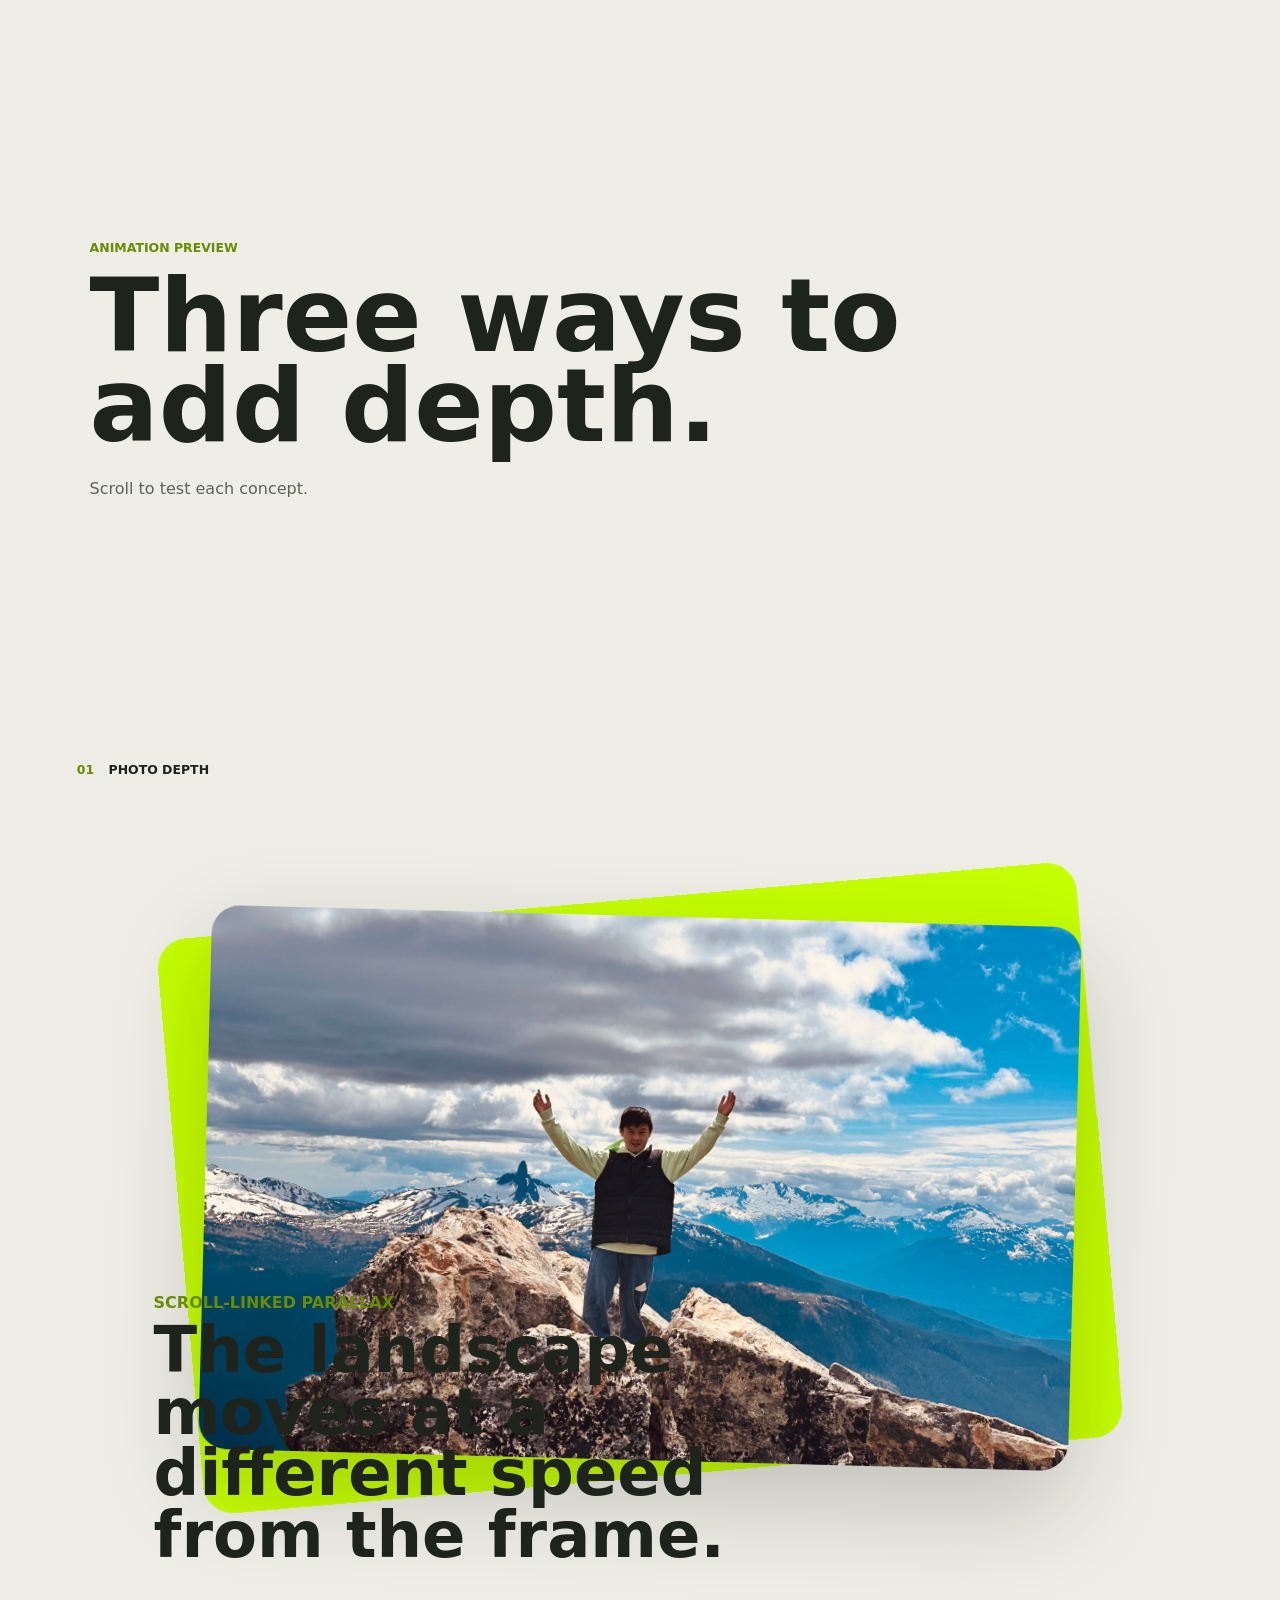
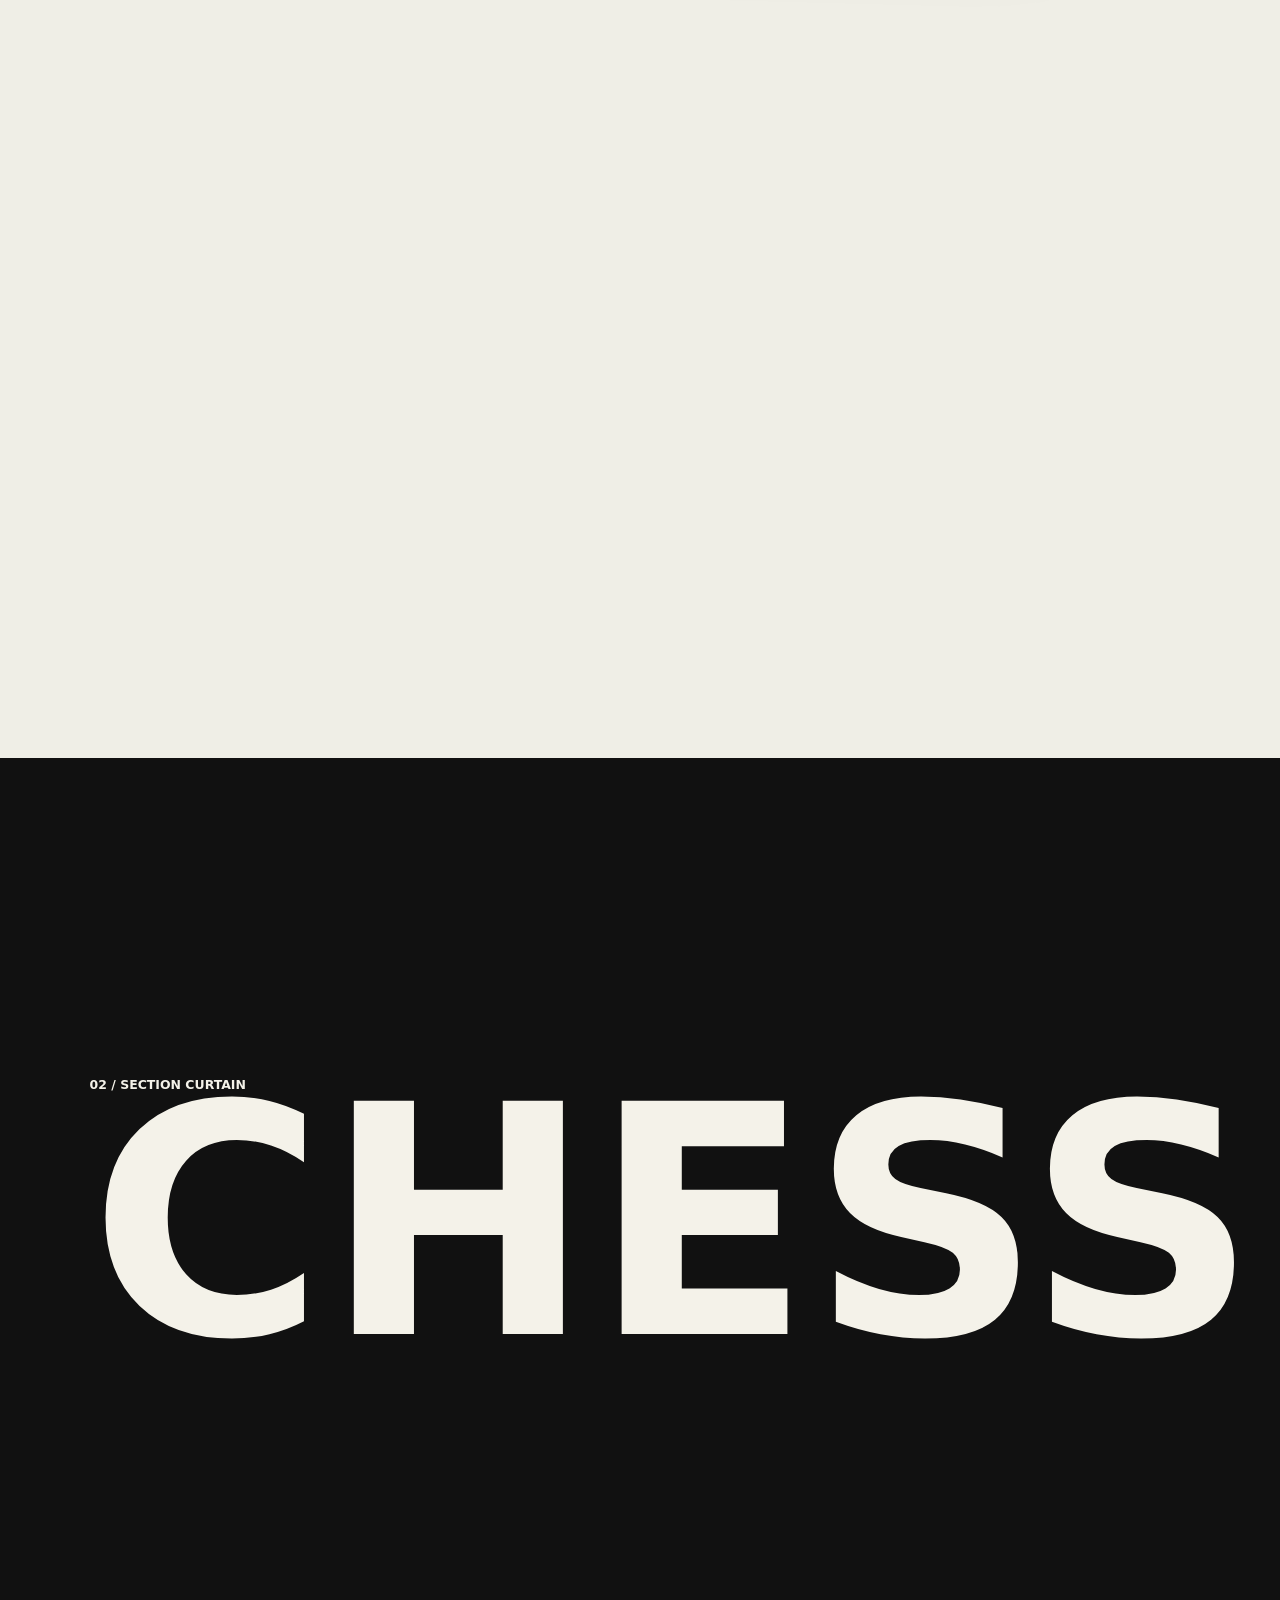
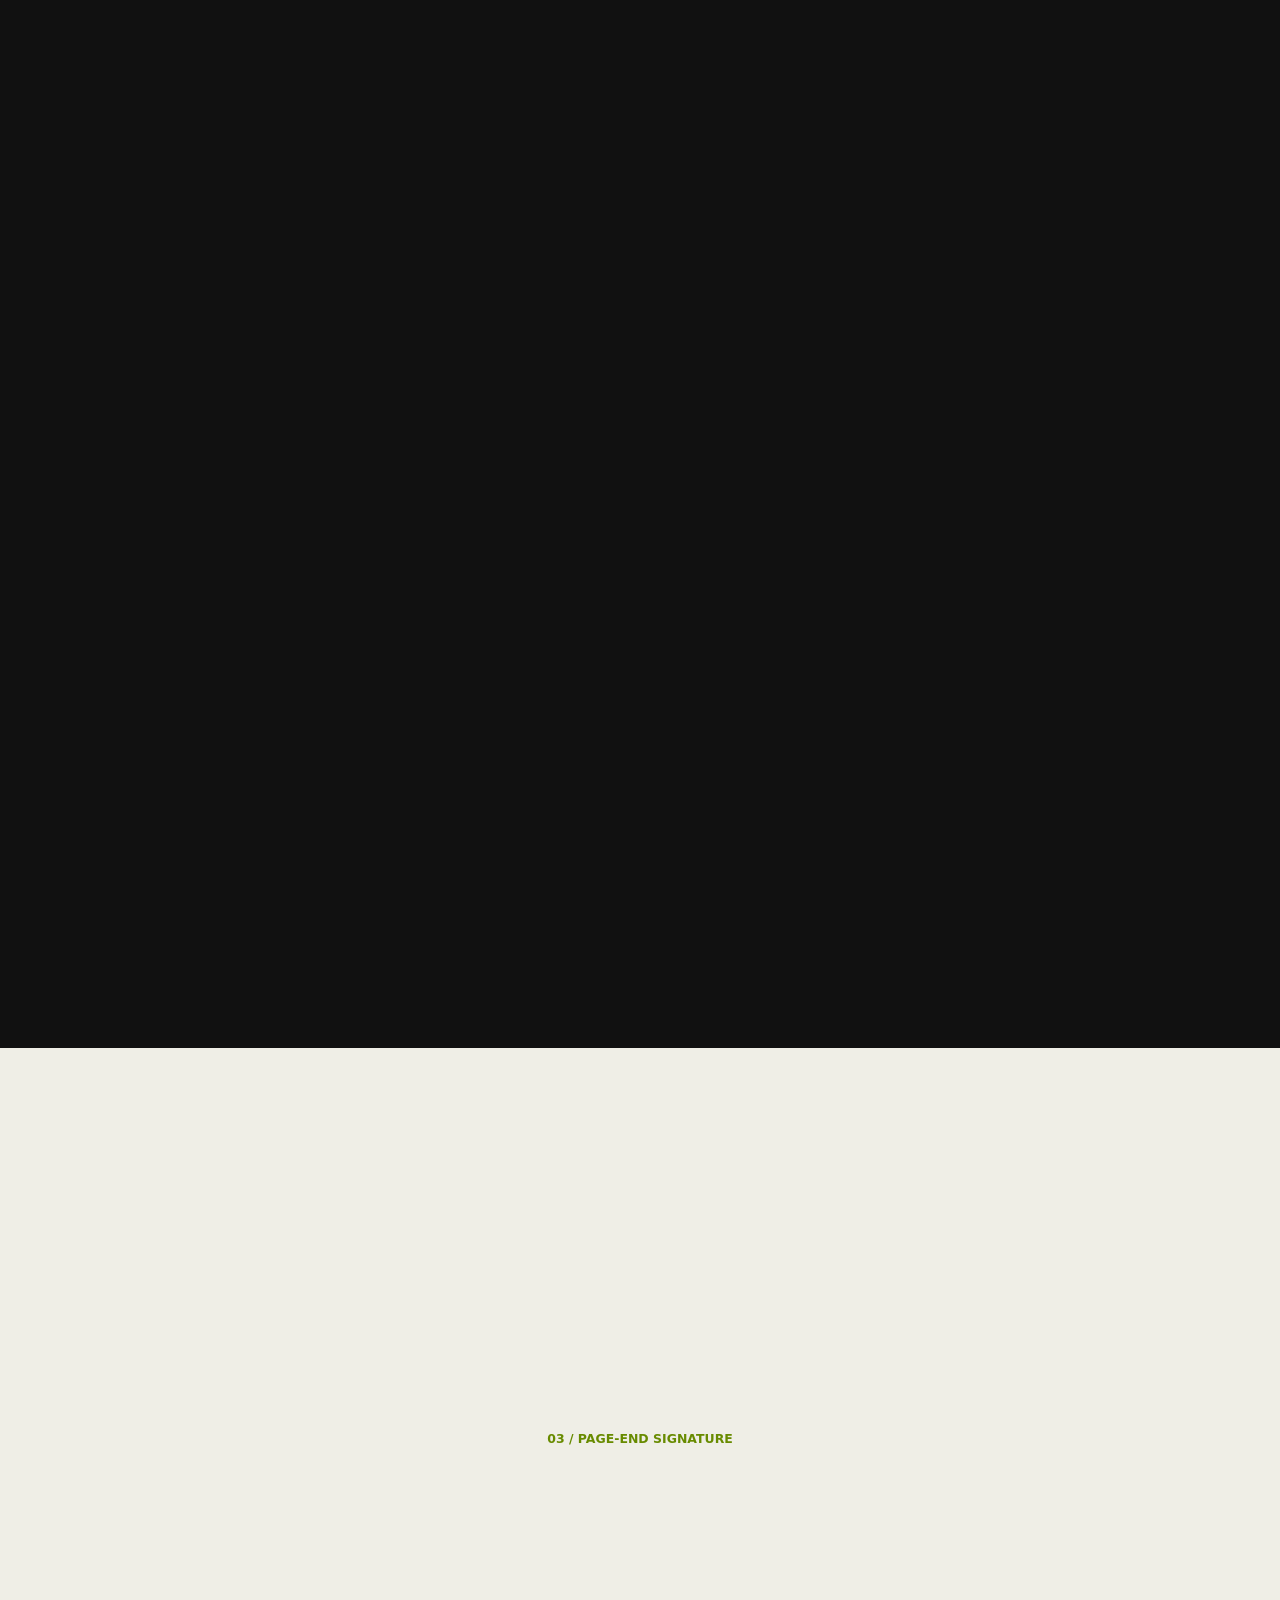
<file: animation-preview.html>
<!doctype html>
<html lang="en">
  <head>
    <meta charset="UTF-8" />
    <meta name="viewport" content="width=device-width, initial-scale=1.0" />
    <title>Jiacai Song | Animation Preview</title>
    <link rel="stylesheet" href="animation-preview.css" />
  </head>
  <body>
    <header class="preview-intro">
      <p>Animation preview</p>
      <h1>Three ways to add depth.</h1>
      <span>Scroll to test each concept.</span>
    </header>

    <main>
      <section class="depth-demo demo" data-demo="depth">
        <div class="demo-label"><span>01</span> Photo depth</div>
        <div class="depth-stage">
          <div class="depth-plane" aria-hidden="true"></div>
          <div class="depth-photo">
            <img src="assets/hero-mountain.jpeg" alt="Jiacai standing on a mountain" />
          </div>
          <div class="depth-copy">
            <p>Scroll-linked parallax</p>
            <h2>The landscape moves at a different speed from the frame.</h2>
          </div>
        </div>
      </section>

      <section class="curtain-demo demo" data-demo="curtain">
        <div class="curtain-sticky">
          <article class="curtain-panel curtain-dark">
            <span>02 / Section curtain</span>
            <h2>CHESS</h2>
          </article>
          <article class="curtain-panel curtain-lime">
            <span>Next chapter</span>
            <h2>BUILD</h2>
            <p>The next section physically covers the previous chapter while scrolling.</p>
          </article>
        </div>
      </section>

      <section class="signature-demo demo" data-demo="signature">
        <div class="signature-inner">
          <p>03 / Page-end signature</p>
          <div class="signature" aria-label="JCS">JCS</div>
          <a href="mailto:jiacai.song.qc@gmail.com">jiacai.song.qc@gmail.com</a>
        </div>
      </section>
    </main>

    <script src="animation-preview.js"></script>
  </body>
</html>
</file>
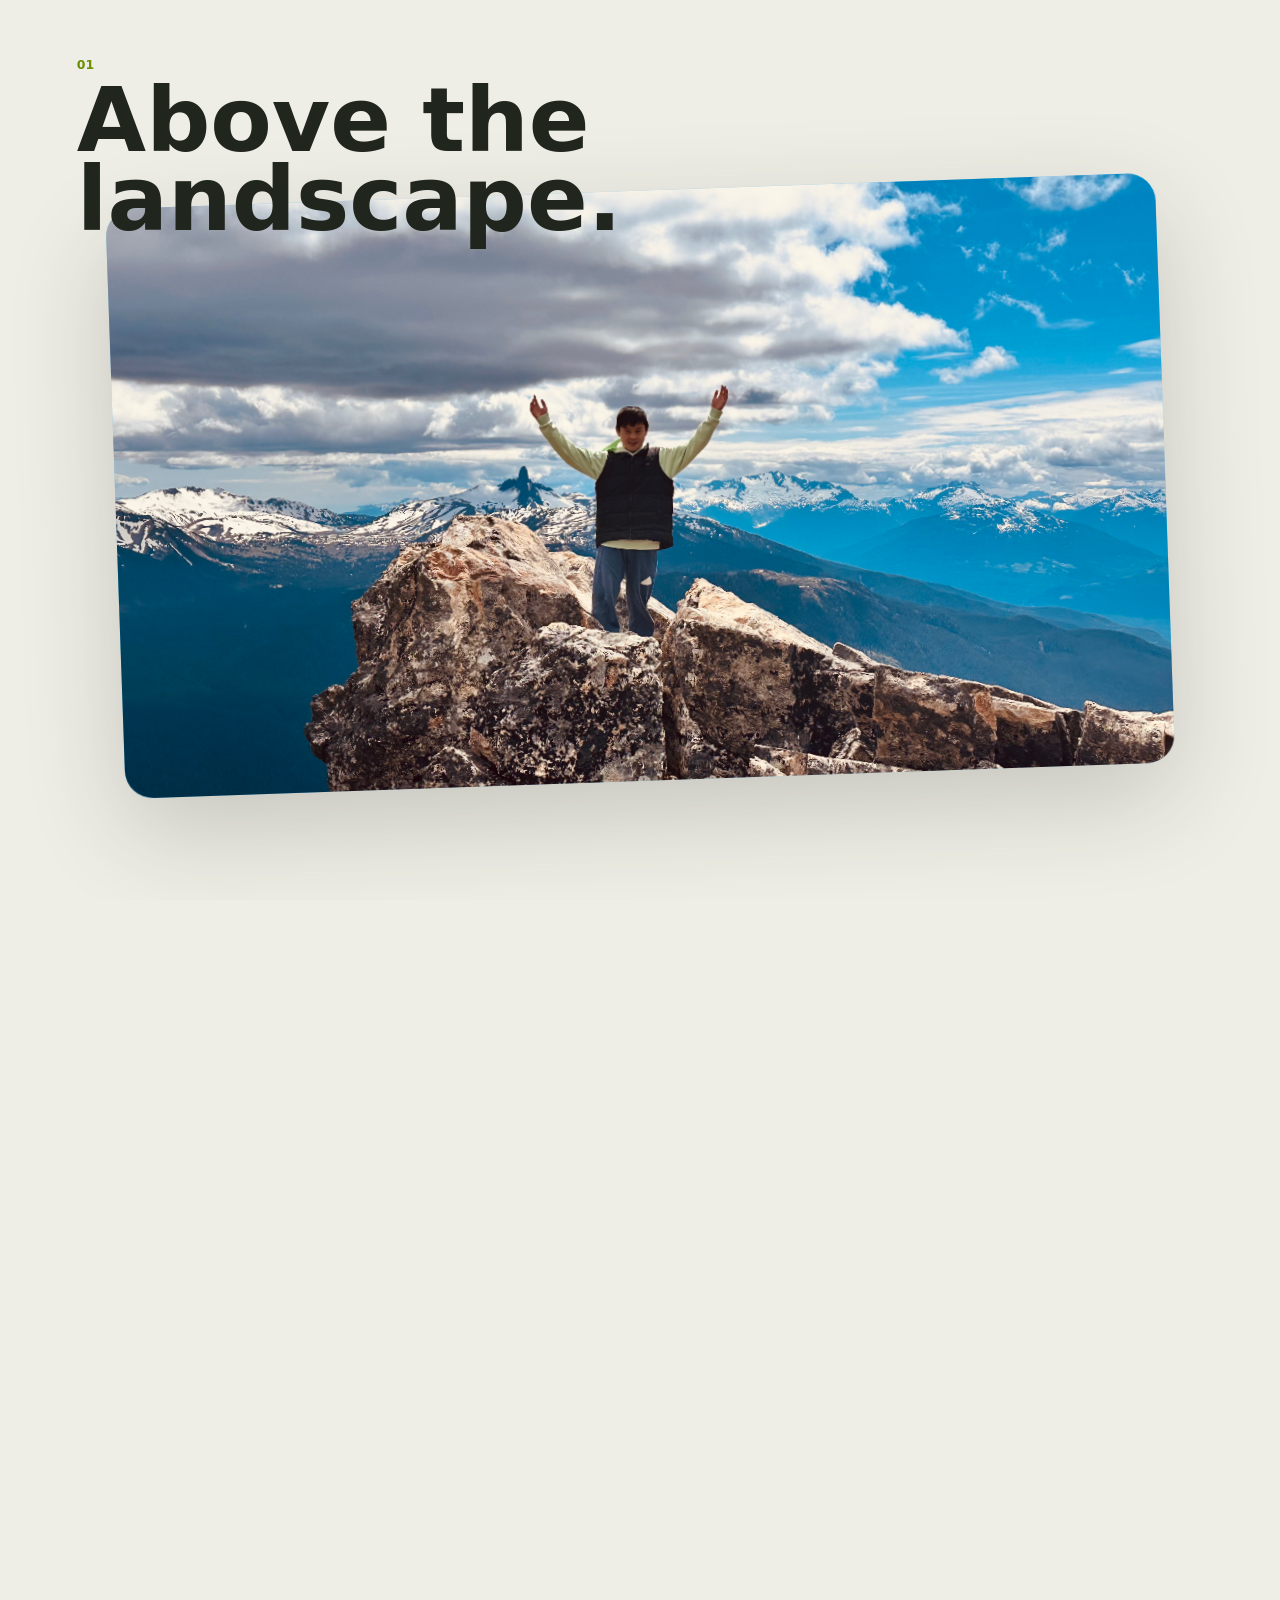
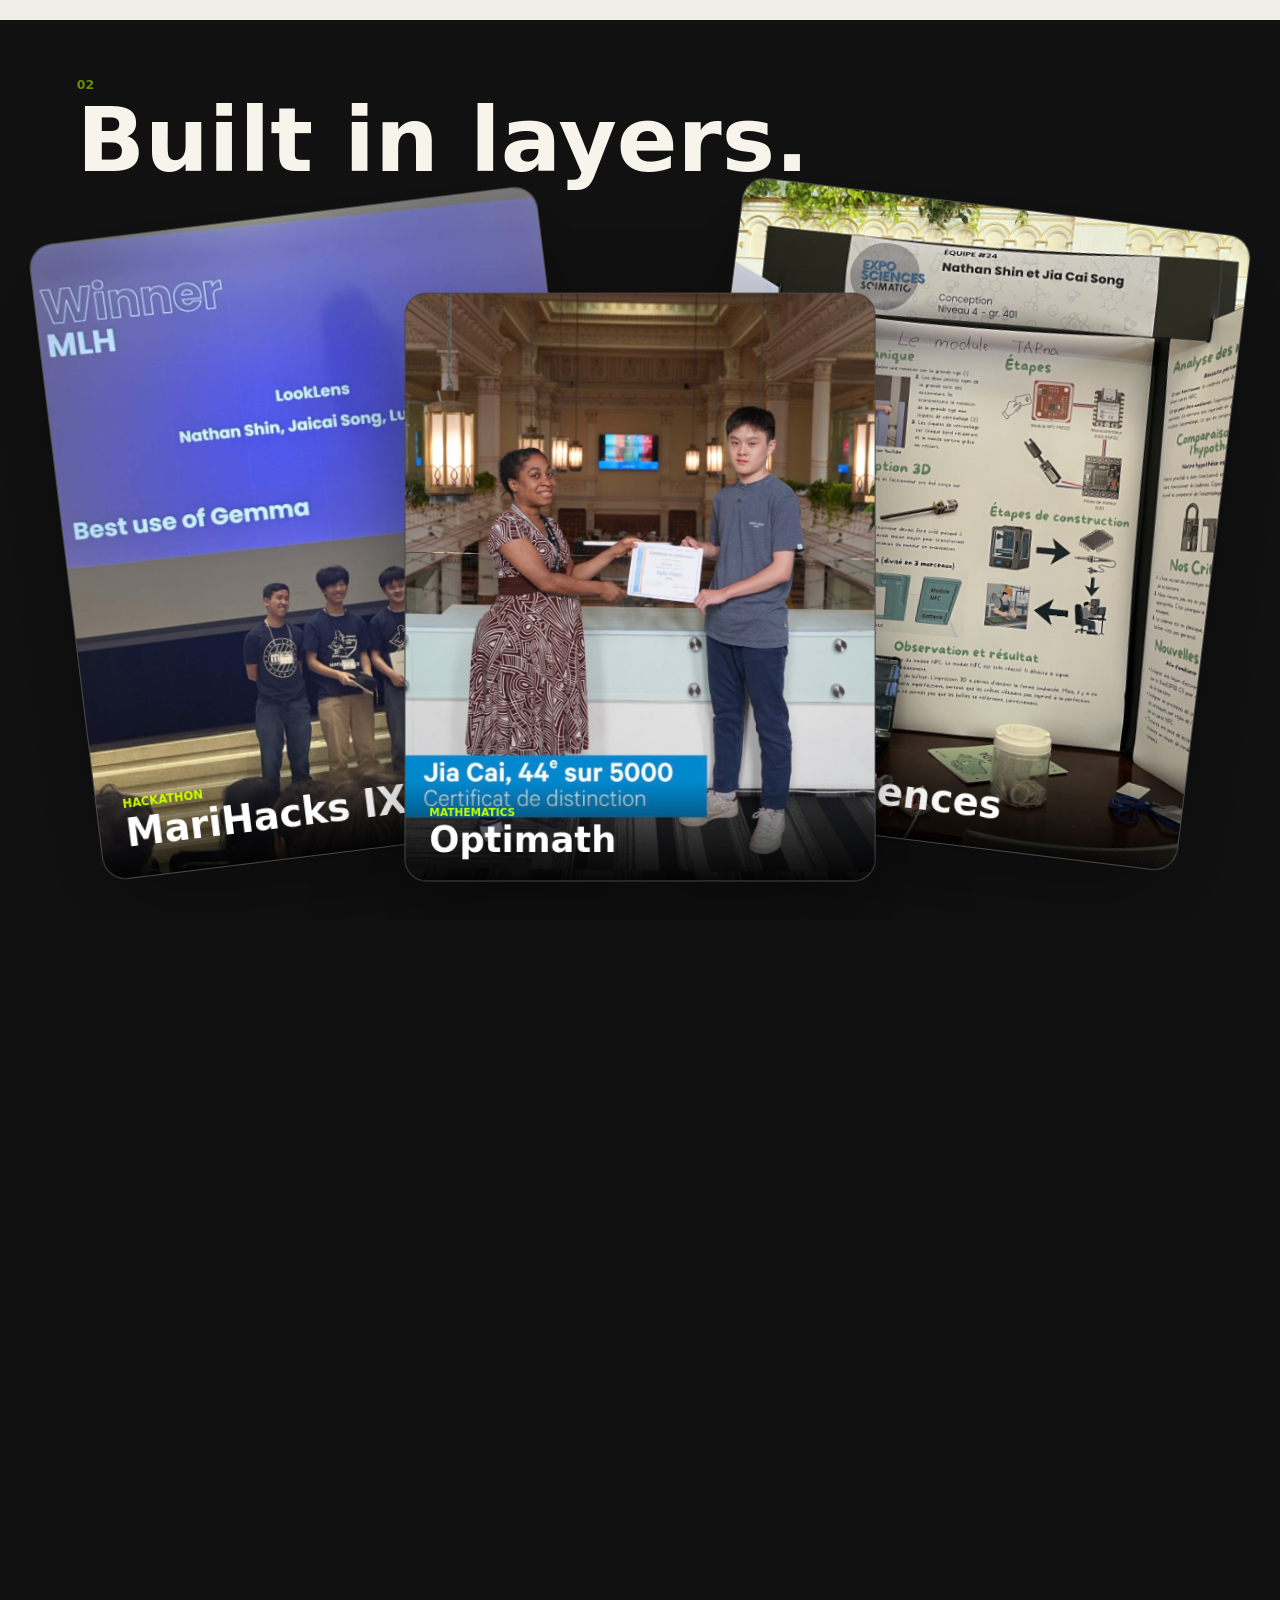
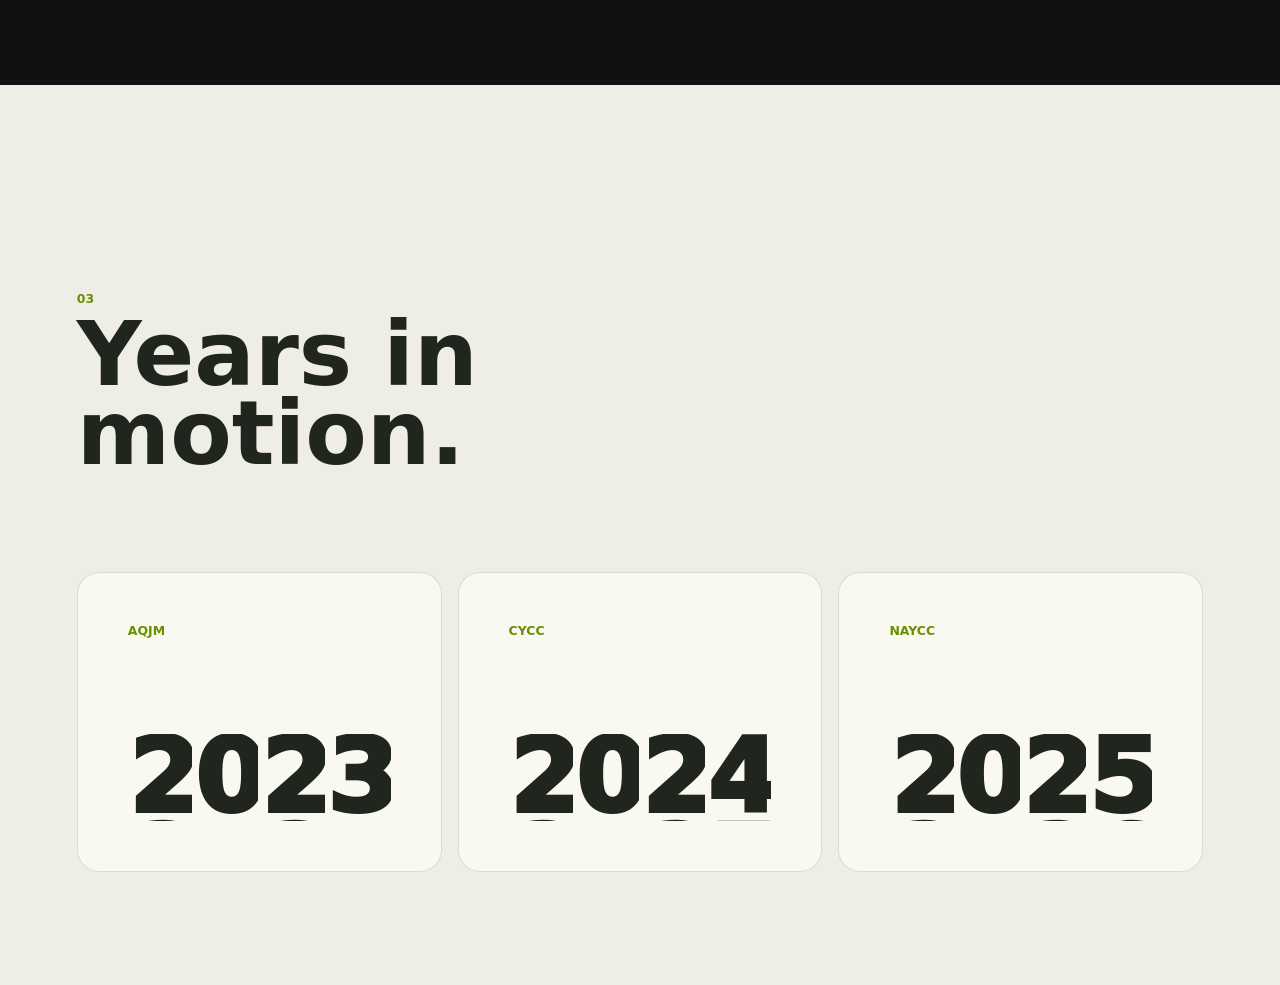
<file: immersive-preview.html>
<!doctype html>
<html lang="en">
  <head>
    <meta charset="UTF-8" />
    <meta name="viewport" content="width=device-width, initial-scale=1.0" />
    <title>Jiacai Song | Immersive Concepts</title>
    <link rel="stylesheet" href="immersive-preview.css" />
  </head>
  <body>
    <main>
      <section class="cloud-study preview-section">
        <div class="cloud-stage">
          <div class="preview-heading light-heading">
            <span>01</span>
            <h1>Above the landscape.</h1>
          </div>
          <div class="mountain-frame">
            <div class="mountain-layer mountain-sky" aria-hidden="true"></div>
            <div class="mountain-layer mountain-land" aria-hidden="true"></div>
          </div>
        </div>
      </section>

      <section class="project-depth preview-section">
        <div class="project-stage">
          <div class="preview-heading dark-heading">
            <span>02</span>
            <h2>Built in layers.</h2>
          </div>
          <div class="depth-stack">
            <article class="depth-card depth-card-one">
              <img src="assets/marihacks-ix-gemma.jpg" alt="MariHacks winners" />
              <div><span>Hackathon</span><strong>MariHacks IX</strong></div>
            </article>
            <article class="depth-card depth-card-two">
              <img src="assets/optimath-finalist.jpg" alt="Optimath finalist certificate" />
              <div><span>Mathematics</span><strong>Optimath</strong></div>
            </article>
            <article class="depth-card depth-card-three">
              <img src="assets/expo-sciences.jpg" alt="Expo-sciences project" />
              <div><span>Science</span><strong>Expo-sciences</strong></div>
            </article>
          </div>
        </div>
      </section>

      <section class="counter-study preview-section">
        <div class="counter-inner">
          <div class="preview-heading light-heading">
            <span>03</span>
            <h2>Years in motion.</h2>
          </div>
          <div class="counter-grid">
            <article class="counter-card" data-year="2023">
              <p>AQJM</p>
              <div class="counter-year" aria-label="2023"></div>
            </article>
            <article class="counter-card" data-year="2024">
              <p>CYCC</p>
              <div class="counter-year" aria-label="2024"></div>
            </article>
            <article class="counter-card" data-year="2025">
              <p>NAYCC</p>
              <div class="counter-year" aria-label="2025"></div>
            </article>
          </div>
        </div>
      </section>
    </main>
    <script src="immersive-preview.js"></script>
  </body>
</html>
</file>
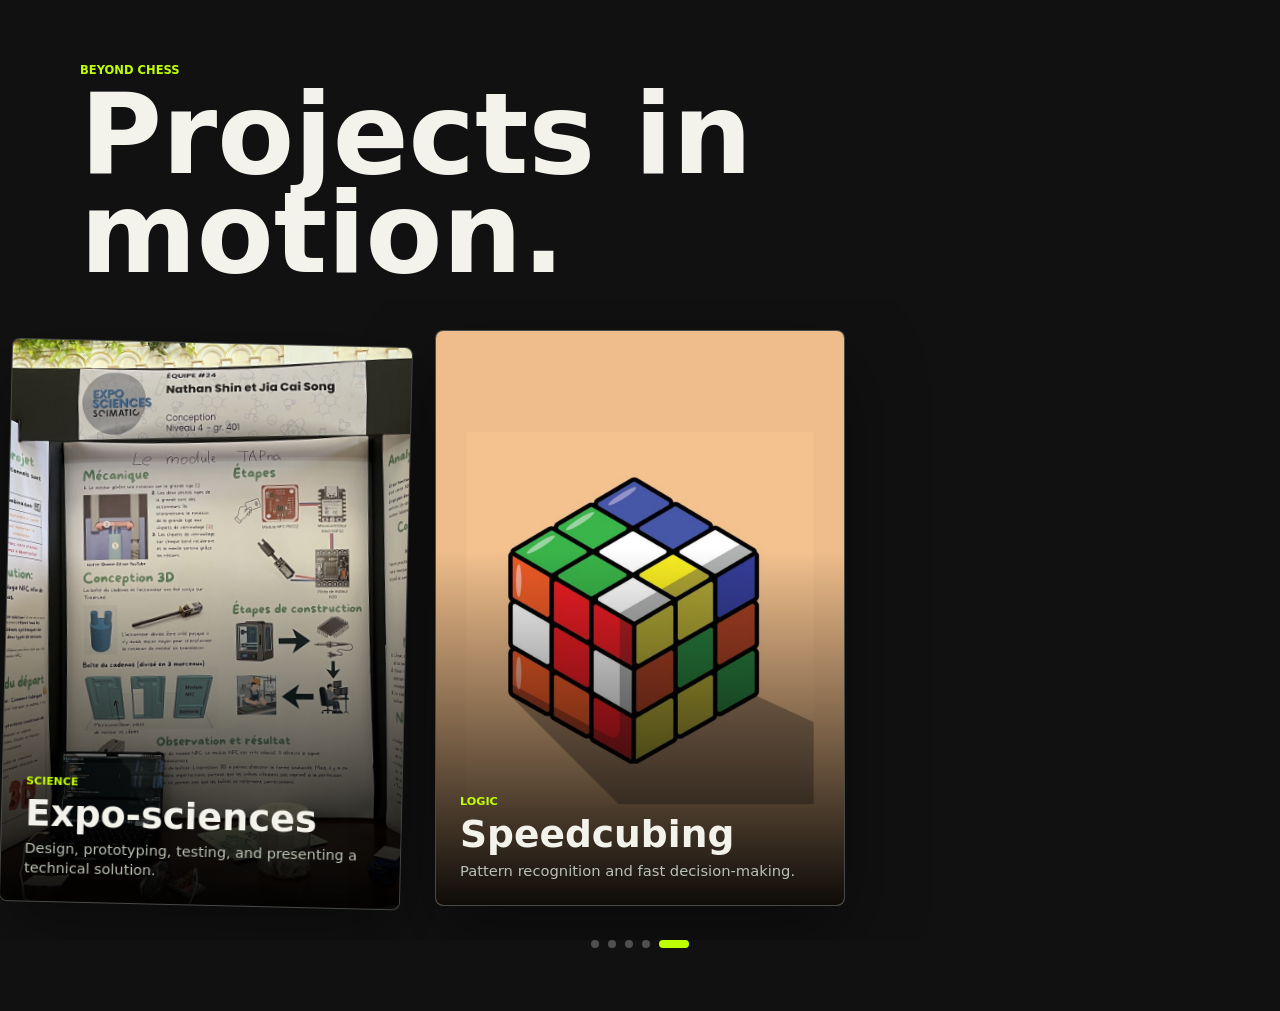
<file: mobile-project-preview.html>
<!doctype html>
<html lang="en">
  <head>
    <meta charset="UTF-8" />
    <meta name="viewport" content="width=device-width, initial-scale=1.0" />
    <title>Mobile Project Cards Preview</title>
    <link rel="stylesheet" href="mobile-project-preview.css" />
  </head>
  <body>
    <main>
      <header class="preview-heading">
        <p>Beyond chess</p>
        <h1>Projects in motion.</h1>
      </header>

      <section class="drag-viewport" aria-label="Project carousel">
        <div class="drag-track">
          <article class="drag-card">
            <img src="assets/dragon-boat.jpg" alt="Dragon boat competition" draggable="false" />
            <div class="card-copy">
              <span>Dragon Boat</span>
              <h2>Montreal competitions</h2>
              <p>Finished 2nd and 3rd in competitions.</p>
            </div>
          </article>

          <article class="drag-card">
            <img src="assets/optimath-finalist.jpg" alt="Optimath finalist certificate" draggable="false" />
            <div class="card-copy">
              <span>Mathematics</span>
              <h2>Math contest finalist</h2>
              <p>AQJM finalist from 2023 to 2025 and Optimath finalist in 2025.</p>
            </div>
          </article>

          <article class="drag-card">
            <img src="assets/marihacks-ix-gemma.jpg" alt="MariHacks IX winners" draggable="false" />
            <div class="card-copy">
              <span>Hackathon</span>
              <h2>MariHacks IX</h2>
              <p>Winner: Best Use of Google Gemma.</p>
            </div>
          </article>

          <article class="drag-card">
            <img src="assets/expo-sciences.jpg" alt="Expo-sciences project" draggable="false" />
            <div class="card-copy">
              <span>Science</span>
              <h2>Expo-sciences</h2>
              <p>Design, prototyping, testing, and presenting a technical solution.</p>
            </div>
          </article>

          <article class="drag-card drag-card-cube">
            <img src="assets/speedcubing-cube.png" alt="Illustrated Rubik's Cube" draggable="false" />
            <div class="card-copy">
              <span>Logic</span>
              <h2>Speedcubing</h2>
              <p>Pattern recognition and fast decision-making.</p>
            </div>
          </article>
        </div>
      </section>

      <nav class="snap-dots" aria-label="Choose a project"></nav>
    </main>
    <script src="mobile-project-preview.js"></script>
  </body>
</html>
</file>
<file: animation-preview.css>
:root {
  --paper: #efeee6;
  --ink: #1e241c;
  --lime: #c6ff00;
  --dark: #111111;
}

* {
  box-sizing: border-box;
}

html {
  scroll-behavior: smooth;
}

body {
  margin: 0;
  overflow-x: hidden;
  background: var(--paper);
  color: var(--ink);
  font-family: Inter, ui-sans-serif, system-ui, -apple-system, BlinkMacSystemFont, "Segoe UI", sans-serif;
}

.preview-intro {
  min-height: 82svh;
  display: grid;
  align-content: center;
  padding: clamp(24px, 7vw, 110px);
}

.preview-intro p,
.demo-label,
.signature-inner > p,
.curtain-panel span {
  margin: 0 0 16px;
  font-size: 0.78rem;
  font-weight: 900;
  text-transform: uppercase;
  letter-spacing: 0;
}

.preview-intro p,
.demo-label span,
.signature-inner > p {
  color: #688b00;
}

.preview-intro h1 {
  max-width: 850px;
  margin: 0;
  font-size: clamp(3.3rem, 8vw, 8.5rem);
  line-height: 0.88;
  letter-spacing: 0;
}

.preview-intro > span {
  margin-top: 28px;
  color: #5a6554;
}

.demo {
  position: relative;
}

.depth-demo {
  min-height: 180svh;
  padding: 0 clamp(18px, 4vw, 60px);
}

.demo-label {
  position: absolute;
  z-index: 5;
  top: 24px;
  left: clamp(24px, 6vw, 96px);
}

.demo-label span {
  margin-right: 10px;
}

.depth-stage {
  position: sticky;
  top: 0;
  min-height: 100svh;
  display: grid;
  place-items: center;
  overflow: hidden;
}

.depth-plane,
.depth-photo {
  position: absolute;
  width: min(68vw, 900px);
  aspect-ratio: 16 / 10;
  border-radius: 28px;
  transform-origin: center;
  will-change: transform;
}

.depth-plane {
  background: var(--lime);
  transform: translate3d(calc(var(--depth, 0) * -4vw), calc(var(--depth, 0) * 3vh), 0) rotate(-5deg) scale(1.06);
}

.depth-photo {
  overflow: hidden;
  box-shadow: 0 38px 100px rgba(27, 34, 23, 0.22);
  transform: translate3d(calc(var(--depth, 0) * 3vw), calc(var(--depth, 0) * -2vh), 0) rotate(1.5deg);
}

.depth-photo img {
  width: 100%;
  height: 100%;
  object-fit: cover;
  transform: translate3d(calc(var(--depth, 0) * -3%), calc(var(--depth, 0) * 5%), 0) scale(1.16);
  will-change: transform;
}

.depth-copy {
  position: absolute;
  z-index: 3;
  left: clamp(24px, 8vw, 140px);
  bottom: clamp(36px, 8vh, 100px);
  max-width: min(650px, 78vw);
  transform: translateY(calc(var(--depth, 0) * -24px));
}

.depth-copy p {
  margin: 0 0 8px;
  color: #688b00;
  font-weight: 900;
  text-transform: uppercase;
}

.depth-copy h2 {
  margin: 0;
  font-size: clamp(2.1rem, 5vw, 5rem);
  line-height: 0.96;
  letter-spacing: 0;
}

.curtain-demo {
  min-height: 210svh;
  background: var(--dark);
}

.curtain-sticky {
  position: sticky;
  top: 0;
  height: 100svh;
  overflow: hidden;
}

.curtain-panel {
  position: absolute;
  inset: 0;
  display: grid;
  align-content: center;
  padding: clamp(24px, 7vw, 110px);
}

.curtain-panel h2 {
  margin: 0;
  font-size: clamp(7rem, 25vw, 28rem);
  line-height: 0.72;
  letter-spacing: 0;
}

.curtain-dark {
  background: var(--dark);
  color: #f4f2e9;
}

.curtain-lime {
  background: var(--lime);
  color: var(--ink);
  transform: translateY(calc((1 - var(--curtain, 0)) * 100%));
  will-change: transform;
}

.curtain-lime p {
  max-width: 540px;
  margin: 28px 0 0;
  font-size: clamp(1rem, 2vw, 1.35rem);
}

.signature-demo {
  min-height: 130svh;
  display: grid;
  place-items: center;
  overflow: hidden;
  background: var(--paper);
}

.signature-inner {
  width: min(1100px, calc(100% - 40px));
  text-align: center;
}

.signature {
  position: relative;
  display: inline-block;
  color: transparent;
  font-size: clamp(9rem, 32vw, 31rem);
  font-weight: 950;
  line-height: 0.76;
  letter-spacing: 0;
  -webkit-text-stroke: 2px var(--ink);
  clip-path: inset(0 calc((1 - var(--signature, 0)) * 100%) 0 0);
  transform: scale(calc(0.88 + var(--signature, 0) * 0.12));
  transform-origin: center;
  will-change: clip-path, transform;
}

.signature::after {
  content: "";
  position: absolute;
  left: 2%;
  right: 2%;
  bottom: -0.08em;
  height: 0.045em;
  background: var(--lime);
  transform: scaleX(var(--signature, 0));
  transform-origin: left;
}

.signature-inner a {
  display: block;
  width: fit-content;
  margin: 42px auto 0;
  color: inherit;
  font-weight: 800;
  text-decoration-thickness: 2px;
  text-underline-offset: 6px;
  opacity: var(--signature, 0);
  transform: translateY(calc((1 - var(--signature, 0)) * 18px));
}

@media (max-width: 700px) {
  .preview-intro {
    min-height: 76svh;
  }

  .depth-plane,
  .depth-photo {
    width: 88vw;
    border-radius: 20px;
  }

  .depth-copy {
    left: 24px;
    bottom: 52px;
  }

  .curtain-panel h2 {
    font-size: clamp(6rem, 31vw, 11rem);
  }

  .signature {
    font-size: clamp(8rem, 42vw, 13rem);
    -webkit-text-stroke-width: 1.5px;
  }
}

@media (prefers-reduced-motion: reduce) {
  html {
    scroll-behavior: auto;
  }
}
</file>
<file: immersive-preview.css>
:root {
  --paper: #efeee6;
  --ink: #20251d;
  --dark: #111111;
  --lime: #c6ff00;
}

* {
  box-sizing: border-box;
}

body {
  margin: 0;
  overflow-x: hidden;
  background: var(--paper);
  color: var(--ink);
  font-family: Inter, ui-sans-serif, system-ui, -apple-system, BlinkMacSystemFont, "Segoe UI", sans-serif;
}

.preview-section {
  position: relative;
}

.preview-heading {
  position: absolute;
  z-index: 5;
  top: clamp(28px, 6vh, 72px);
  left: clamp(22px, 6vw, 96px);
}

.preview-heading span {
  color: #6a8f00;
  font-size: 0.78rem;
  font-weight: 900;
}

.preview-heading h1,
.preview-heading h2 {
  max-width: 760px;
  margin: 8px 0 0;
  font-size: clamp(3rem, 7vw, 7.5rem);
  line-height: 0.88;
  letter-spacing: 0;
}

.cloud-study {
  min-height: 180svh;
}

.cloud-stage,
.project-stage {
  position: sticky;
  top: 0;
  min-height: 100svh;
  overflow: hidden;
}

.mountain-frame {
  position: absolute;
  left: 50%;
  top: 54%;
  width: min(82vw, 1180px);
  aspect-ratio: 16 / 9;
  overflow: hidden;
  border-radius: 28px;
  background: #8dc9e7;
  box-shadow: 0 34px 100px rgba(32, 37, 29, 0.2);
  transform: translate(-50%, -50%) rotate(calc(-2deg + var(--cloud-progress, 0) * 2deg));
}

.mountain-layer {
  position: absolute;
  inset: 0;
  background-image: url("assets/hero-mountain.jpeg");
  background-size: cover;
  background-position: center;
  will-change: transform;
}

.mountain-sky {
  clip-path: inset(0 0 43% 0);
  transform: translate3d(calc(var(--cloud-progress, 0) * 3.2%), 0, 0) scale(1.05);
}

.mountain-land {
  clip-path: inset(52% 0 0 0);
  transform: translate3d(0, calc(var(--cloud-progress, 0) * -2.2%), 0) scale(1.03);
}

.project-depth {
  min-height: 185svh;
  background: var(--dark);
}

.dark-heading {
  color: #f6f4eb;
}

.depth-stack {
  position: absolute;
  inset: 0;
  display: grid;
  place-items: center;
}

.depth-card {
  position: absolute;
  width: min(40vw, 540px);
  aspect-ratio: 4 / 5;
  overflow: hidden;
  border: 1px solid rgba(255, 255, 255, 0.18);
  border-radius: 24px;
  background: #222;
  box-shadow: 0 40px 100px rgba(0, 0, 0, 0.38);
  will-change: transform;
}

.depth-card img {
  width: 100%;
  height: 100%;
  object-fit: cover;
}

.depth-card > div {
  position: absolute;
  inset: auto 0 0;
  padding: 26px;
  color: white;
  background: linear-gradient(transparent, rgba(0, 0, 0, 0.9));
}

.depth-card span {
  display: block;
  color: var(--lime);
  font-size: 0.72rem;
  font-weight: 900;
  text-transform: uppercase;
}

.depth-card strong {
  display: block;
  margin-top: 5px;
  font-size: clamp(1.6rem, 3vw, 3.3rem);
  line-height: 0.95;
}

.depth-card-one {
  transform: translate3d(calc(-25vw + var(--depth-progress, 0) * 8vw), calc(7vh - var(--depth-progress, 0) * 9vh), 0) rotate(-7deg);
}

.depth-card-two {
  z-index: 2;
  transform: translate3d(0, calc(13vh - var(--depth-progress, 0) * 18vh), 0) scale(calc(0.92 + var(--depth-progress, 0) * 0.08));
}

.depth-card-three {
  transform: translate3d(calc(25vw - var(--depth-progress, 0) * 8vw), calc(6vh - var(--depth-progress, 0) * 5vh), 0) rotate(7deg);
}

.counter-study {
  min-height: 100svh;
  display: grid;
  place-items: center;
  padding: 170px clamp(20px, 6vw, 90px) 80px;
}

.counter-inner {
  width: min(1280px, 100%);
}

.counter-study .preview-heading {
  position: static;
  margin-bottom: clamp(48px, 8vw, 100px);
}

.counter-grid {
  display: grid;
  grid-template-columns: repeat(3, 1fr);
  gap: 16px;
}

.counter-card {
  min-height: 300px;
  display: flex;
  flex-direction: column;
  justify-content: space-between;
  padding: clamp(24px, 4vw, 50px);
  border: 1px solid rgba(32, 37, 29, 0.14);
  border-radius: 22px;
  overflow: hidden;
  background: rgba(255, 255, 247, 0.65);
}

.counter-card p {
  margin: 0;
  color: #6a8f00;
  font-size: 0.78rem;
  font-weight: 900;
  text-transform: uppercase;
}

.counter-year {
  display: flex;
  gap: 0.015em;
  height: 0.85em;
  overflow: hidden;
  font-size: clamp(4.5rem, 8vw, 9rem);
  font-weight: 950;
  line-height: 0.85;
}

.digit-reel {
  display: block;
  height: 0.85em;
  overflow: hidden;
}

.digit-track {
  display: flex;
  flex-direction: column;
  transform: translateY(0);
  transition: transform 1100ms cubic-bezier(0.16, 1, 0.3, 1);
  transition-delay: var(--digit-delay, 0ms);
}

.digit-track i {
  height: 0.85em;
  color: var(--ink);
  font-style: normal;
  line-height: 0.85;
}

.counter-study.counter-visible .digit-track {
  transform: translateY(var(--digit-shift, 0em));
}

@media (max-width: 720px) {
  .mountain-frame {
    top: 56%;
    width: 92vw;
    border-radius: 20px;
  }

  .depth-card {
    width: min(70vw, 360px);
  }

  .depth-card-one {
    transform: translate3d(-16vw, calc(9vh - var(--depth-progress, 0) * 7vh), 0) rotate(-6deg);
  }

  .depth-card-three {
    transform: translate3d(16vw, calc(7vh - var(--depth-progress, 0) * 5vh), 0) rotate(6deg);
  }

  .counter-grid {
    grid-template-columns: 1fr;
  }

  .counter-card {
    min-height: 220px;
  }

  .counter-year {
    font-size: clamp(4.6rem, 22vw, 7rem);
  }
}

@media (prefers-reduced-motion: reduce) {
  .digit-track {
    transition-duration: 1ms;
  }
}
</file>
<file: mobile-project-preview.css>
:root {
  --lime: #bfff00;
  --ink: #f3f3eb;
  --muted: #bac1b3;
  --card-width: min(78vw, 330px);
}

* {
  box-sizing: border-box;
}

html,
body {
  min-height: 100%;
}

body {
  margin: 0;
  overflow-x: hidden;
  background: #111;
  color: var(--ink);
  font-family: Inter, ui-sans-serif, system-ui, -apple-system, BlinkMacSystemFont, "Segoe UI", sans-serif;
}

main {
  min-height: 100svh;
  display: grid;
  align-content: center;
  padding-block: clamp(30px, 7svh, 72px);
}

.preview-heading {
  width: min(calc(100% - 40px), 1120px);
  margin: 0 auto 18px;
}

.preview-heading p {
  margin: 0 0 8px;
  color: var(--lime);
  font-size: 0.72rem;
  font-weight: 900;
  text-transform: uppercase;
}

.preview-heading h1 {
  max-width: 780px;
  margin: 0;
  font-size: clamp(2.8rem, 12vw, 7rem);
  line-height: 0.88;
  letter-spacing: 0;
}

.drag-viewport {
  width: 100%;
  overflow-x: auto;
  overflow-y: visible;
  padding-block: 30px 34px;
  cursor: grab;
  touch-action: none;
  scrollbar-width: none;
  overscroll-behavior-x: contain;
  scroll-snap-type: x mandatory;
}

.drag-viewport::-webkit-scrollbar {
  display: none;
}

.drag-viewport.is-dragging {
  cursor: grabbing;
  scroll-snap-type: none;
  user-select: none;
}

.drag-viewport.is-animating {
  scroll-snap-type: none;
}

.drag-track {
  display: flex;
  width: max-content;
  gap: clamp(14px, 3vw, 24px);
  padding-inline: calc((100vw - var(--card-width)) / 2);
}

.drag-card {
  --distance: 0;
  --abs-distance: 0;
  --velocity-lean: 0deg;
  position: relative;
  flex: 0 0 var(--card-width);
  height: min(61svh, 540px);
  min-height: 430px;
  overflow: hidden;
  border: 1px solid rgba(255, 255, 255, 0.18);
  border-radius: 8px;
  background: #20221f;
  box-shadow: 0 30px 80px rgba(0, 0, 0, 0.42);
  scroll-snap-align: center;
  transform:
    translate3d(0, calc(var(--abs-distance) * 18px), 0)
    rotate(calc(var(--distance) * -4deg + var(--velocity-lean)))
    scale(calc(1 - var(--abs-distance) * 0.065));
  transition: filter 260ms ease, box-shadow 420ms ease;
  will-change: transform;
}

.drag-card::after {
  content: "";
  position: absolute;
  inset: 38% 0 0;
  background: linear-gradient(to bottom, transparent, rgba(0, 0, 0, 0.94));
  pointer-events: none;
}

.drag-card img {
  width: 100%;
  height: 100%;
  display: block;
  object-fit: cover;
  pointer-events: none;
  transform: scale(calc(1.04 + var(--abs-distance) * 0.025));
  transition: transform 340ms cubic-bezier(0.16, 1, 0.3, 1);
}

.drag-card-cube img {
  object-fit: contain;
  padding: 9%;
  background: #efbd8b;
}

.card-copy {
  position: absolute;
  left: 0;
  right: 0;
  bottom: 0;
  z-index: 2;
  padding: 24px;
}

.card-copy span {
  color: var(--lime);
  font-size: 0.7rem;
  font-weight: 900;
  text-transform: uppercase;
}

.card-copy h2 {
  margin: 8px 0 8px;
  font-size: clamp(1.7rem, 7.5vw, 2.35rem);
  line-height: 0.95;
  letter-spacing: 0;
}

.card-copy p {
  margin: 0;
  color: var(--muted);
  font-size: 0.92rem;
  line-height: 1.35;
}

.snap-dots {
  display: flex;
  justify-content: center;
  gap: 9px;
}

.snap-dots button {
  width: 8px;
  height: 8px;
  padding: 0;
  border: 0;
  border-radius: 50%;
  background: rgba(243, 243, 235, 0.28);
  cursor: pointer;
  transition: width 300ms cubic-bezier(0.16, 1, 0.3, 1), background 300ms ease;
}

.snap-dots button.active {
  width: 30px;
  border-radius: 5px;
  background: var(--lime);
}

@media (min-width: 760px) {
  :root {
    --card-width: min(42vw, 410px);
  }

  .drag-card {
    height: min(64svh, 590px);
  }
}

@media (prefers-reduced-motion: reduce) {
  .drag-card,
  .drag-card img,
  .snap-dots button {
    transition: none;
  }
}
</file>
